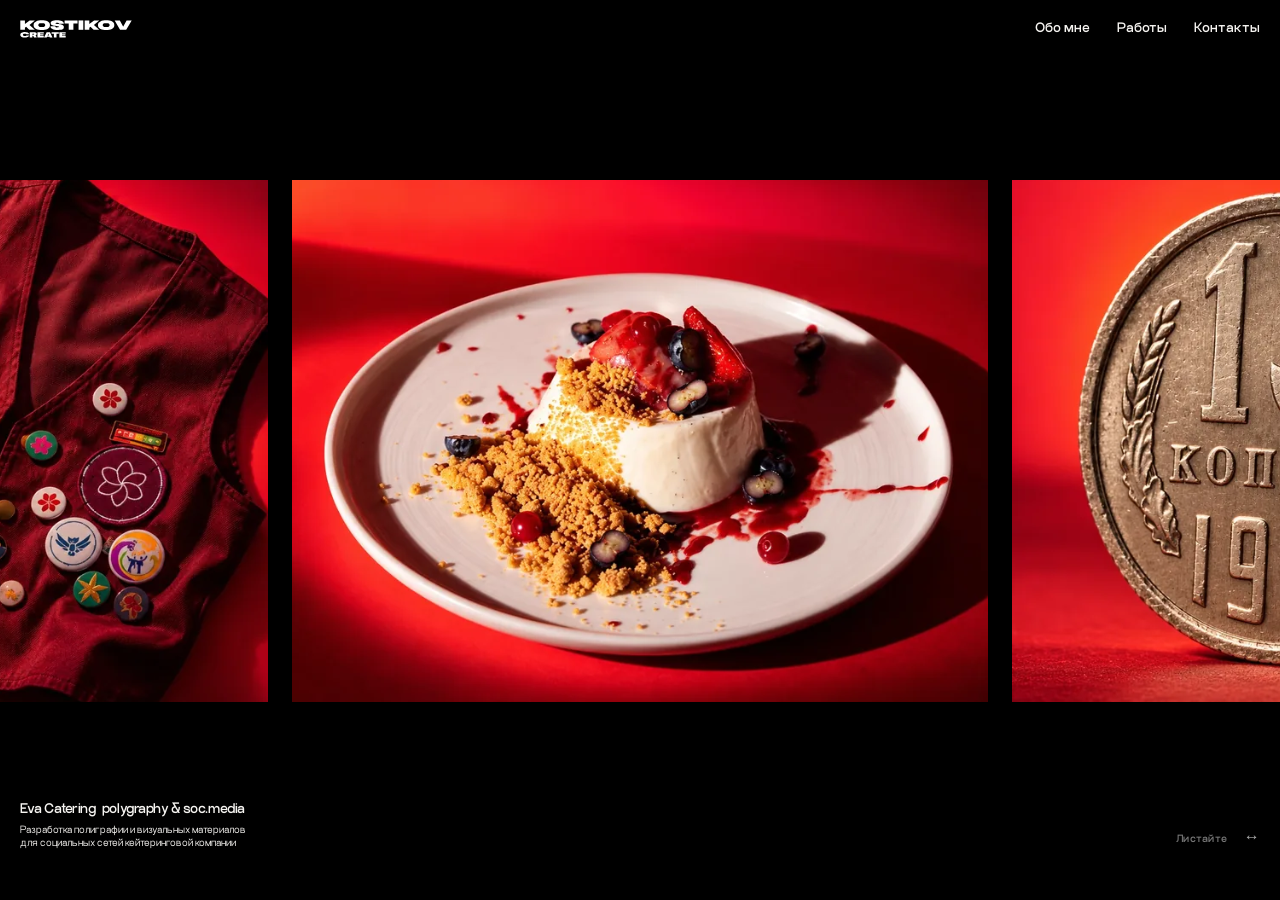
<file: index.html>
<!doctype html>
<html lang="ru">
<head>
  <meta charset="UTF-8">
  <meta name="viewport" content="width=device-width, initial-scale=1, viewport-fit=cover">
  <meta name="theme-color" content="#000000">
  <meta name="description" content="Костиков Александр — графический дизайнер, арт-директор, организатор событий и AI-продакшена. Остаемся на связи">
  <title>Александр Костиков — дизайн, события и AI-продакшн | KOSTIKOV CREATE</title>
  <!-- SEO START -->
  
  <meta property="og:type" content="website">
  <meta property="og:site_name" content="KOSTIKOV CREATE">
  <meta property="og:locale" content="ru_RU">
  <meta property="og:title" content="Александр Костиков — дизайн, события и AI-продакшн | KOSTIKOV CREATE">
  <meta property="og:description" content="Костиков Александр — графический дизайнер, арт-директор, организатор событий и AI-продакшена. Остаемся на связи">
  
  <meta name="twitter:card" content="summary_large_image">
  
  <!-- SEO END -->
  <link rel="preload" href="/assets/work-cyr-bold.woff?v=2" as="font" type="font/woff" crossorigin>
  <link rel="preload" href="/assets/work-cyr-regular.woff?v=2" as="font" type="font/woff" crossorigin>
  <link rel="preload" href="/assets/covers/eva-960.webp" as="image" imagesrcset="/assets/covers/eva-480.webp 480w, /assets/covers/eva-960.webp 960w, /assets/covers/eva-1448.webp 1448w" imagesizes="(max-width:700px) 104vw, 96.67vh" fetchpriority="high">
  <link rel="icon" href="/favicon.ico?v=39" sizes="16x16 32x32 48x48">
  <link rel="icon" href="/assets/favicon.svg?v=39" type="image/svg+xml">
  <link rel="icon" href="/assets/favicon-48.png?v=39" type="image/png" sizes="48x48">
  <link rel="apple-touch-icon" href="/assets/favicon-180.png?v=39">
  <link rel="stylesheet" href="/style.css?v=16">
  <link rel="stylesheet" href="/rap-case.css?v=36">
  <script src="/app.js?v=41" type="module"></script>
</head>
<body>
  <header class="header">
    <a class="logo" href="/" aria-label="Kostikov Create — на главную"><img src="/assets/logo.svg" width="405" height="65" alt="KOSTIKOV CREATE"></a>
    <nav aria-label="Основная навигация">
      <a class="nav-link" href="/resume"><span class="arrow" aria-hidden="true"><svg viewBox="0 0 16 16" focusable="false"><path d="M3 13 13 3M3 3h10v10"/></svg></span><span class="label"><span>Обо мне</span><span aria-hidden="true">Обо мне</span></span></a>
      <a class="nav-link" href="/works"><span class="arrow" aria-hidden="true"><svg viewBox="0 0 16 16" focusable="false"><path d="M3 13 13 3M3 3h10v10"/></svg></span><span class="label"><span>Работы</span><span aria-hidden="true">Работы</span></span></a>
    <a class="nav-link" href="/contacts"><span class="arrow" aria-hidden="true"><svg viewBox="0 0 16 16" focusable="false"><path d="M3 13 13 3M3 3h10v10"/></svg></span><span class="label"><span>Контакты</span><span aria-hidden="true">Контакты</span></span></a>
    </nav>
  </header>
  <main id="main"></main>
  <div id="transition" aria-hidden="true"></div>
  <noscript><section class="noscript"><h1>Александр Костиков — дизайн, события и AI-продакшн</h1><p>Костиков Александр — графический дизайнер, арт-директор, организатор событий и AI-продакшена. Остаемся на связи</p><p>Для анимации и просмотра медиаматериалов включите JavaScript.</p><nav><a href="/">Александр Костиков — дизайн, события и AI-продакшн</a> <a href="/works">Работы — Александр Костиков</a> <a href="/resume">Обо мне — Александр Костиков</a> <a href="/contacts">Контакты — Александр Костиков</a> <a href="/projects/bonch">Bonch — дизайн и организация событий</a> <a href="/projects/eva">Eva Catering — графический дизайн</a> <a href="/projects/museum">МСИА — концепция сувенирного бренда</a> <a href="/projects/rap">The Cult R.A.P. — AI-артисты и выставка</a> <a href="/projects/amkal">Амкал — авторская концепция футбольной формы</a></nav></section></noscript>
</body>
</html>
</file>
<file: style.css>
@font-face{font-family:WorkSans;src:url('/assets/work-cyr-regular.woff?v=2') format('woff');font-weight:400;font-style:normal;font-display:swap}
@font-face{font-family:WorkSans;src:url('/assets/work-cyr-medium.woff?v=2') format('woff');font-weight:500;font-style:normal;font-display:swap}
@font-face{font-family:WorkSans;src:url('/assets/work-cyr-semibold.woff?v=2') format('woff');font-weight:600;font-style:normal;font-display:swap}
@font-face{font-family:WorkSans;src:url('/assets/work-cyr-bold.woff?v=2') format('woff');font-weight:700;font-style:normal;font-display:swap}
@font-face{font-family:WorkSans;src:url('/assets/work-cyr-black.woff?v=2') format('woff');font-weight:900;font-style:normal;font-display:swap}
:root{--red:#ff332f;--ink:#000;--paper:#f6f4f1;--margin:clamp(20px,1.4vw,40px);--gap:clamp(20px,1.6vw,48px);--card-h:58vh;--card-w:calc(var(--card-h)*1.333333);color-scheme:dark}
*{box-sizing:border-box}html,body{margin:0;width:100%;height:100%;overflow:hidden;background:var(--ink);color:var(--paper)}body{font-family:WorkSans,Arial,sans-serif;font-style:normal;-webkit-font-smoothing:antialiased}a{color:inherit;text-decoration:none}button{font:inherit;color:inherit}button,a{-webkit-tap-highlight-color:transparent}a:focus-visible,button:focus-visible{outline:1px solid var(--red);outline-offset:8px}::selection{background:var(--red);color:white}
.header{position:fixed;inset:0 0 auto;z-index:30;display:flex;justify-content:space-between;align-items:flex-start;padding:var(--margin);pointer-events:none}.header a{pointer-events:auto}.logo{display:block;width:clamp(112px,7.1vw,180px);transition:opacity .25s}.logo:hover{opacity:.7}.logo img{display:block;width:100%;height:auto}.header nav{display:flex;gap:clamp(24px,2.1vw,52px)}.nav-link{font-family:WorkSans,Arial,sans-serif;font-style:normal;font-size:clamp(13px,.97vw,20px);font-weight:700;position:relative;display:flex;align-items:center;padding:0;transition:color .3s}.nav-link .label{height:1.3em;display:block;overflow:hidden;position:relative}.nav-link .label span{display:block;line-height:1.3;transition:transform .48s cubic-bezier(.2,.75,.25,1)}.nav-link .arrow{position:absolute;left:-1.25em;width:1em;height:1em;display:block;opacity:0;transform:translate(-7px,6px);transition:opacity .3s,transform .45s}.nav-link:hover,.nav-link:focus-visible{color:var(--red)}.nav-link:hover .label span,.nav-link:focus-visible .label span{transform:translateY(-100%)}.nav-link:hover .arrow,.nav-link:focus-visible .arrow{opacity:1;transform:translate(0,0)}
#main{position:relative;height:100%;width:100%;isolation:isolate}.gallery{position:absolute;inset:0;overflow:hidden;touch-action:pan-y;user-select:none}.gallery-track{position:absolute;top:20vh;left:0;height:var(--card-h);width:100%;z-index:2;perspective:1300px}.card{position:absolute;top:0;left:0;width:var(--card-w);height:var(--card-h);display:block;will-change:transform;transform-style:preserve-3d;outline-offset:6px;cursor:pointer}.card-inner{display:block;position:relative;height:100%;width:100%;overflow:hidden;will-change:transform}.card img{display:block;width:125%;height:100%;object-fit:cover;position:absolute;left:-12.5%;top:0;will-change:transform}.gallery.is-gl .card img{opacity:0}.gallery-gl{position:absolute;inset:0;width:100%;height:100%;pointer-events:none;z-index:3}.caption{position:fixed;left:var(--margin);bottom:5.7vh;z-index:8;max-width:min(650px,calc(100vw - 2*var(--margin)));pointer-events:none}.caption-inner{transition:opacity .19s,transform .32s cubic-bezier(.22,1,.36,1)}.caption-inner.leaving{opacity:0;transform:translateY(10px)}.caption h1{font:700 clamp(13px,1.04vw,23px)/1.35 WorkSans,Arial,sans-serif;margin:0 0 5px;letter-spacing:-.035em}.caption p{font:400 clamp(10.5px,.78vw,16px)/1.45 WorkSans,Arial,sans-serif;margin:0;max-width:550px;white-space:pre-line}.scroll-note{position:fixed;right:var(--margin);bottom:5.9vh;font:700 10px/1.4 WorkSans,Arial,sans-serif;font-style:normal;color:#777;letter-spacing:.03em;z-index:8;transition:opacity .7s}.scroll-note.gone{opacity:0;pointer-events:none}.scroll-note span{display:inline-block;margin-left:14px;font-size:16px;color:#aaa}.sr-only{position:absolute;width:1px;height:1px;padding:0;margin:-1px;overflow:hidden;clip:rect(0,0,0,0);white-space:nowrap;border:0}
#transition{position:fixed;inset:0;background:#080808;z-index:26;transform:translateY(101%);pointer-events:none;transition:transform .42s cubic-bezier(.76,0,.24,1)}#transition.cover{transform:translateY(0)}#transition.exit{transform:translateY(-101%)}
.inside{height:100%;padding:17vh var(--margin) 6vh;overflow-x:auto;overflow-y:hidden;display:flex;gap:7vw;align-items:center;scrollbar-width:thin;scrollbar-color:#333 #000}.page-intro{flex:0 0 24vw;min-width:240px;align-self:center}.page-intro h1{font:700 clamp(40px,5vw,95px)/1.05 WorkSans,Arial,sans-serif;margin:0 0 22px;letter-spacing:-.055em;font-style:normal}.page-intro p{font:400 18px/1.45 WorkSans,Arial,sans-serif;max-width:330px;color:#b1b1b1}.back,.archive-link{display:inline-block;font:700 12px/1.5 WorkSans,Arial,sans-serif;font-style:normal;margin-top:22px;transition:color .25s}.back:hover,.archive-link:hover{color:var(--red)}.work-tile{flex:0 0 43vw;min-width:300px;max-width:760px;display:block}.work-tile img{width:100%;aspect-ratio:4/3;object-fit:cover;display:block;transition:transform .5s cubic-bezier(.22,1,.36,1)}.work-tile figure{margin:0;overflow:hidden}.work-tile:hover img{transform:scale(1.035)}.work-tile h2{font:700 17px/1.4 WorkSans,Arial,sans-serif;font-style:normal;margin:18px 0 8px}.work-tile p{font:400 15px/1.4 WorkSans,Arial,sans-serif;max-width:500px;color:#bbb;white-space:pre-line}.project-hero{flex:0 0 58vw}.project-hero img{width:100%;display:block;aspect-ratio:4/3;object-fit:cover}.project-copy{flex:0 0 33vw;min-width:320px}.project-copy h1{font:700 clamp(24px,2.4vw,48px)/1.25 WorkSans,Arial,sans-serif;font-style:normal;letter-spacing:-.035em}.project-copy p{font:400 20px/1.5 WorkSans,Arial,sans-serif;white-space:pre-line}.pending{font-size:14px!important;color:#888}.empty{min-width:65vw}.noscript{margin:150px 30px}
@media(min-aspect-ratio:21/9){:root{--card-h:60vh}.gallery-track{top:20vh}}
@media(max-width:700px){:root{--margin:20px;--gap:18px;--card-w:83vw;--card-h:62.25vw}.header{padding:var(--margin)}.logo{width:115px}.header nav{gap:25px}.nav-link{font-size:12px}.gallery-track{top:calc(46vh - var(--card-h)/2)}.caption{top:calc(46vh + var(--card-h)/2 + 24px);bottom:auto;right:var(--margin);max-width:calc(100vw - 40px)}.caption h1{font-size:clamp(11px,3vw,13px);line-height:1.38;margin-bottom:7px;text-wrap:balance}.caption p{font-size:clamp(10px,2.8vw,12px);line-height:1.45;max-width:100%;white-space:normal;text-wrap:balance;overflow-wrap:normal}.scroll-note{bottom:4vh;right:20px;font-size:8px}.inside{padding-top:20vh;gap:30px;align-items:center}.page-intro{flex-basis:72vw;min-width:0}.page-intro h1{font-size:42px}.work-tile{flex-basis:82vw;min-width:0}.work-tile h2{font-size:13px}.project-hero{flex-basis:85vw}.project-copy{flex-basis:85vw;min-width:0}.project-copy h1{font-size:24px}.project-copy p{font-size:17px}}
@media(prefers-reduced-motion:reduce){*,*:before,*:after{transition-duration:.01ms!important;animation-duration:.01ms!important}}

.nav-link .arrow svg{display:block;width:100%;height:100%;fill:none;stroke:currentColor;stroke-width:1.5;stroke-linecap:square;stroke-linejoin:miter}.header nav{transform:translateY(-1px)}
@media(max-width:700px) and (max-height:500px){.caption{top:calc(46vh + var(--card-h)/2 + 14px)}.caption h1{font-size:11px;margin-bottom:4px}.caption p{font-size:10px;line-height:1.3}.scroll-note{display:none}}

/* Compact descriptions; project name and discipline use a typographic en space. */
.caption p,.work-tile p,.project-copy p{line-height:1.22}

/* The work index is a single-screen list; the approved home gallery is unchanged. */
.works-page{height:100%;padding:15vh var(--margin) 5.7vh;display:flex;flex-direction:column;overflow:hidden}
.works-page>h1{margin:0 0 4vh;font-size:clamp(28px,3.2vw,60px);line-height:1.05;letter-spacing:-.045em;font-weight:700}
.works-table{display:flex;flex-direction:column;flex:1;min-height:0;max-height:58vh}
.works-head,.work-row{display:grid;grid-template-columns:29% 23% 42% 6%;align-items:center;column-gap:0}
.works-head{flex:none;padding-bottom:16px;color:#777;font-size:clamp(10px,.72vw,14px);font-weight:400}
.works-head>span:last-child{text-align:right}
.works-list{padding:0;margin:0;list-style:none;display:flex;flex-direction:column;flex:1;min-height:0;border-bottom:1px solid #303030}
.works-list>li{display:flex;flex:1;min-height:0;border-top:1px solid #303030}
.work-row{width:100%;height:100%;position:relative;outline-offset:-5px!important}
.work-row h2{margin:0;padding-right:20px;font-size:clamp(18px,2.15vw,40px);line-height:1.1;font-weight:500;letter-spacing:-.045em;transition:transform .4s cubic-bezier(.22,1,.36,1),color .3s}
.work-sphere,.work-role,.work-year{font-size:clamp(11px,.95vw,18px);line-height:1.3;color:#b9b9b9;padding-right:24px;transition:color .3s}
.work-role{max-width:560px;text-wrap:pretty}
.work-year{padding-right:0;text-align:right;font-variant-numeric:tabular-nums}
.work-row:hover h2{transform:translateX(8px);color:var(--red)}
.work-row:focus-visible h2{color:var(--red)}
.works-footer{display:flex;align-items:center;justify-content:space-between;margin-top:auto;padding-top:3.4vh;flex:none}
.works-footer .nav-link{font-size:clamp(13px,.97vw,20px)}
.works-archive{margin-left:0}
.works-back .arrow{transform:translate(7px,-6px)}
.works-back .arrow svg{transform:rotate(180deg)}
 .work-preview{position:fixed;left:0;top:0;width:clamp(250px,26vw,420px);aspect-ratio:4/3;z-index:20;pointer-events:none;opacity:0;visibility:hidden;transition:opacity .3s,visibility .3s;will-change:transform}
.work-preview-covers{position:absolute;inset:0;overflow:hidden;transform:scale(.88);transition:transform .5s cubic-bezier(.34,1,.64,1)}
.work-preview.is-visible{opacity:1;visibility:visible}
.work-preview.is-visible .work-preview-covers{transform:scale(1)}
.work-preview-tape{width:100%;height:500%;display:flex;flex-direction:column;will-change:transform;transition:transform .55s cubic-bezier(.65,0,.35,1)}
.work-preview img{display:block;flex:0 0 20%;height:20%;width:100%;object-fit:cover}
.work-preview-badge{position:fixed;left:0;top:0;width:clamp(88px,7.2vw,112px);aspect-ratio:1;z-index:21;pointer-events:none;will-change:transform;visibility:hidden;transition:visibility .4s}
.work-preview-circle{position:absolute;inset:0;border-radius:50%;background:var(--red);color:#fff;display:grid;place-items:center;transform:scale(0);transition:transform .4s cubic-bezier(.34,1,.64,1)}
.work-preview-badge.is-visible{visibility:visible}
.work-preview-badge.is-visible .work-preview-circle{transform:scale(1)}
.work-preview-circle span{font-size:clamp(11px,.9vw,15px);font-weight:500;line-height:1;will-change:transform}
.works-list{user-select:none}
@media(max-width:700px){
 .works-page{padding-top:max(92px,13vh);padding-bottom:5.7vh}
 .works-page>h1{font-size:30px;margin-bottom:3vh}
 .works-table{max-height:none}
 .works-head{grid-template-columns:1fr auto;font-size:10px;padding-bottom:12px}
 .works-head>span:nth-child(2),.works-head>span:nth-child(3){display:none}
 .work-row{grid-template-columns:1fr 42px;grid-template-rows:auto auto auto;align-content:center;row-gap:4px;padding:7px 0}
 .work-row h2{font-size:19px;grid-column:1;grid-row:1;padding-right:0;letter-spacing:-.035em}
 .work-year{grid-column:2;grid-row:1;font-size:11px;align-self:center}
 .work-sphere{grid-column:1/-1;grid-row:2;font-size:10px;color:#888;padding-right:0}
 .work-role{grid-column:1/-1;grid-row:3;font-size:11px;line-height:1.25;padding-right:0;max-width:100%}
 .works-footer{padding-top:3vh}
 .works-footer .nav-link{font-size:12px}
 .work-preview,.work-preview-badge{display:none}
 .work-row:hover h2{transform:none}
}
@media(max-width:700px) and (max-height:650px){
 .works-page{padding-top:78px;padding-bottom:25px}
 .works-page>h1{font-size:25px;margin-bottom:18px}
 .works-head{padding-bottom:8px;font-size:9px}
 .work-row{row-gap:3px;padding:5px 0}
 .work-row h2{font-size:16px}
 .work-sphere{font-size:9px}
 .work-role{font-size:10px;line-height:1.18}
 .work-year{font-size:10px}
 .works-footer{padding-top:18px}
}
@media(min-width:701px) and (max-height:600px){.works-page{padding-top:16vh;padding-bottom:5vh}.works-page>h1{font-size:26px;margin-bottom:3vh}.works-table{max-height:none}.works-head{padding-bottom:8px}.work-row h2{font-size:20px}.work-sphere,.work-role,.work-year{font-size:11px}.works-footer{padding-top:3vh}}

/* About follows the supplied six-part horizontal layout. */
.cv-page{height:100%;position:relative}
.cv-scroll{height:100%;width:100%;overflow-x:auto;overflow-y:hidden;touch-action:pan-x;overscroll-behavior:none;scrollbar-width:none;outline:none}
.cv-scroll::-webkit-scrollbar{display:none}
.cv-track{height:100%;width:100%;display:flex}
.cv-panel{height:100%;flex:0 0 100%;min-width:0;position:relative;overflow:hidden}
.cv-panel h1,.cv-panel h2,.cv-panel h3,.cv-panel p{margin:0}
.cv-layout{position:absolute;inset:15vh 22vw 15vh var(--margin);display:grid;grid-template-columns:21vw minmax(0,1fr);gap:2vw;align-items:center}
.cv-section-title{font-size:clamp(25px,2.5vw,50px);font-weight:700;line-height:1.05;letter-spacing:-.025em;color:var(--red)}
.cv-education .cv-layout{grid-template-columns:26vw minmax(0,1fr)}
.cv-hero-art{position:absolute;left:var(--margin);top:50%;width:78vw;transform:translateY(-50%)}
.cv-name-art{position:relative;display:flex;flex-direction:column;gap:.8vh;isolation:isolate}
.cv-name-word{width:100%;position:relative;pointer-events:none}
.cv-name-first{aspect-ratio:3700/400}
.cv-name-last{aspect-ratio:4450/600}
.cv-name-material{position:absolute;inset:0;width:100%;height:100%;display:block;pointer-events:none}
.cv-hero-portrait{position:absolute;width:18%;height:auto;right:10%;top:-9%;z-index:2;pointer-events:none;filter:drop-shadow(7px 10px 5px rgba(0,0,0,.8));opacity:0;transform:translateY(20px);transition:opacity 1s,transform 1.2s cubic-bezier(.22,1,.36,1)}
.cv-ready .cv-hero-portrait{opacity:1;transform:translateY(0)}
.cv-intro-copy{position:absolute;left:var(--margin);bottom:5.7vh;color:#bbb;font-size:clamp(10.5px,.78vw,16px);line-height:1.22;max-width:430px;opacity:0;transition:opacity 1.2s .15s}
.cv-ready .cv-intro-copy{opacity:1}
.cv-section-nav{position:absolute;right:6.5vw;top:50%;transform:translateY(-50%);z-index:8;display:flex;flex-direction:column;gap:11px;min-width:130px}
.cv-section-nav button{padding:2px 0;background:none;border:0;display:flex;gap:14px;align-items:center;font-size:clamp(11px,.85vw,17px);line-height:1.2;color:#ddd;font-weight:400;text-align:left;cursor:pointer;transition:color .3s}
.cv-section-nav button>span:first-child{font-variant-numeric:tabular-nums;font-size:.85em;min-width:15px}
.cv-section-nav button:hover,.cv-section-nav button[aria-current=step]{color:var(--red)}
.cv-counter{position:absolute;right:var(--margin);bottom:5.7vh;z-index:8;font-size:clamp(10px,.75vw,15px);font-weight:400;font-variant-numeric:tabular-nums;color:#777}
.cv-counter>span:first-child{color:var(--red)}
.cv-edu-row{padding:23px 0;border-bottom:1px solid #333}
.cv-edu-row:last-child{border:0}
.cv-edu-meta{display:flex;justify-content:space-between;gap:24px;color:#888;font-size:clamp(11px,.85vw,17px);line-height:1.25;margin-bottom:12px}
.cv-edu-row>p{font-size:clamp(12px,.95vw,19px);line-height:1.3;color:#888;margin-bottom:15px}
.cv-edu-row h3{font-size:clamp(17px,1.45vw,29px);line-height:1.16;font-weight:700;letter-spacing:-.015em}
.cv-job{padding:23px 0;border-bottom:1px solid #333}
.cv-job:first-child{padding-top:0}.cv-job:last-child{padding-bottom:0;border:0}
.cv-job-top{display:flex;gap:10px 15px;align-items:baseline}
.cv-job h3{font-size:clamp(16px,1.37vw,27px);line-height:1.15;letter-spacing:-.015em;font-weight:700}
.cv-job-role{font-size:clamp(10px,.78vw,16px);line-height:1.2;color:#ddd;flex:1;min-width:75px}
.cv-job-top time{font-size:clamp(10px,.78vw,16px);line-height:1.2;color:#888;white-space:nowrap;margin-left:auto;font-variant-numeric:tabular-nums}
.cv-job-description{font-size:clamp(11px,.87vw,18px);line-height:1.25;color:#888;white-space:pre-line;margin-top:13px!important}
.cv-clients>.cv-section-title{position:absolute;left:var(--margin);top:50%;margin:0;}
.cv-client-window{position:absolute;left:50%;top:0;bottom:0;width:23vw;transform:translateX(-50%);overflow:hidden;mask-image:linear-gradient(to bottom,transparent,#000 8%,#000 92%,transparent);-webkit-mask-image:linear-gradient(to bottom,transparent,#000 8%,#000 92%,transparent)}
.cv-client-film{animation:cv-film-down 42s linear infinite;will-change:transform}
.cv-client-copy{display:flex;flex-direction:column;gap:40px;padding:20px 0}
.cv-client-logo{flex:0 0 clamp(120px,18vh,180px);height:clamp(120px,18vh,180px);min-height:0;min-width:0;padding:24px 12px;display:flex;align-items:center;justify-content:center;overflow:hidden}
.cv-client-logo img{display:block;width:100%;height:100%;max-height:100%;max-width:280px;object-fit:contain;flex:none}
.cv-client-logo:nth-child(8) img{max-width:130px}
@keyframes cv-film-down{from{transform:translateY(-50%)}to{transform:translateY(0)}}
.cv-skills .cv-layout{grid-template-columns:17vw minmax(0,1fr);right:23vw}
.cv-skill-columns{display:grid;grid-template-columns:repeat(3,minmax(0,1fr));gap:3vw}
.cv-skill-columns h3,.cv-tools h3{font-size:clamp(15px,1.4vw,27px);line-height:1.2;font-weight:700;letter-spacing:-.02em}
.cv-skill-columns ul{list-style:none;margin:16px 0 0;padding:0;color:#888;font-size:clamp(11px,.88vw,18px);line-height:1.25}
.cv-tools{border-top:1px solid #444;margin-top:24px;padding-top:22px;display:grid;grid-template-columns:36% 1fr;gap:10px}
.cv-tools ul{list-style:none;padding:0;margin:0;display:flex;gap:12px 24px;align-items:baseline;flex-wrap:wrap;font-size:clamp(10px,.8vw,16px);line-height:1.2;color:#888}
.cv-contact-content{position:absolute;left:32vw;top:50%;transform:translateY(-50%)}
.cv-contact-heading{display:flex;align-items:center;gap:17px}
.cv-contact-heading h2{font-size:clamp(25px,2.5vw,46px);line-height:1.1;font-weight:700;letter-spacing:-.02em}
.cv-contact-actions{display:flex;gap:34px;margin-top:20px}
.cv-contact-button{border:0;background:none;font-size:clamp(12px,.95vw,19px);font-weight:400;cursor:pointer}
.cv-rocket{display:block;width:46px;height:46px;flex:none;overflow:visible}
.cv-rocket-body{animation:cv-rocket-float 3.5s ease-in-out infinite;transform-origin:50% 50%}
.cv-rocket-line,.cv-rocket-accent,.cv-rocket-flame,.cv-rocket-spark{fill:none;stroke:#fff;stroke-width:3.5;stroke-linecap:round;stroke-linejoin:round}
.cv-rocket-accent{stroke:var(--red);stroke-dasharray:19 81;animation:cv-rocket-trace 3.2s linear infinite}
.cv-rocket-flame{stroke:var(--red);transform-origin:30px 70px;animation:cv-rocket-fire .65s ease-in-out infinite alternate}
.cv-rocket-spark{stroke:var(--red);stroke-width:2.8;stroke-dasharray:5 19;animation:cv-rocket-sparks 1.1s linear infinite}
@keyframes cv-rocket-float{0%,100%{transform:translate(0,0) rotate(0)}50%{transform:translate(2px,-2px) rotate(2deg)}}
@keyframes cv-rocket-trace{to{stroke-dashoffset:-100}}
@keyframes cv-rocket-fire{to{transform:scale(.78);opacity:.65}}
@keyframes cv-rocket-sparks{to{stroke-dashoffset:24}}
@media(max-width:1100px) and (min-width:701px){.cv-section-nav{right:3vw;min-width:116px}.cv-layout{right:21vw;grid-template-columns:18vw minmax(0,1fr)}.cv-education .cv-layout{grid-template-columns:23vw minmax(0,1fr)}.cv-job-top{flex-wrap:wrap}.cv-job-role{order:3;flex-basis:100%}.cv-job-top time{order:2}.cv-job{padding:18px 0}.cv-job-description{margin-top:10px!important}.cv-skills .cv-layout{right:20vw;grid-template-columns:16vw minmax(0,1fr)}.cv-skill-columns{gap:2vw}.cv-tools{grid-template-columns:1fr;gap:15px}.cv-contact-content{left:25vw}.cv-contact-heading h2{font-size:29px}}
@media(max-width:700px){
 .cv-section-nav{right:10px;min-width:0;gap:3px}
 .cv-section-nav button{width:32px;height:32px;justify-content:center;padding:0;font-size:11px;gap:0}
 .cv-section-nav button>span:first-child{font-size:10px;min-width:0}
 .cv-section-nav button>span:last-child{position:absolute;width:1px;height:1px;clip-path:inset(50%);overflow:hidden}
 .cv-hero-art{width:calc(100vw - 75px);top:55%}
 .cv-name-art{gap:5px}
 .cv-hero-portrait{width:18%;right:10%;top:-9%;bottom:auto}
 .cv-intro-copy{font-size:10px;bottom:10vh;right:65px;max-width:270px}
 .cv-intro-copy br{display:none}
 .cv-counter{bottom:4vh;font-size:10px}
 .cv-layout,.cv-education .cv-layout,.cv-skills .cv-layout{inset:100px 62px 90px var(--margin);display:flex;flex-direction:column;align-items:stretch;justify-content:center;gap:27px}
 .cv-section-title{font-size:27px}
 .cv-edu-row{padding:20px 0}
 .cv-edu-meta{font-size:10px;margin-bottom:11px;gap:10px}
 .cv-edu-row>p{font-size:11px;line-height:1.3;margin-bottom:12px}
 .cv-edu-row h3{font-size:19px;line-height:1.14}
 .cv-job{padding:16px 0}
 .cv-job-top{display:grid;grid-template-columns:minmax(0,1fr) auto;gap:6px 8px;align-items:start}
 .cv-job h3{font-size:14px;grid-column:1;grid-row:1}
 .cv-job-top time{font-size:9px;grid-column:2;grid-row:1;padding-top:2px}
 .cv-job-role{font-size:10px;grid-column:1/-1;grid-row:2}
 .cv-job-description{font-size:10.5px;line-height:1.24;white-space:normal;margin-top:8px!important}
 .cv-clients>.cv-section-title{left:var(--margin);top:110px}
 .cv-client-window{left:calc(50% - 12px);top:175px;bottom:65px;width:40vw}
 .cv-client-copy{gap:28px;padding:14px 0}.cv-client-logo{flex-basis:110px;height:110px;padding:16px 2px}
 .cv-client-logo:nth-child(8) img{max-width:70px}
 .cv-skill-columns{display:flex;flex-direction:column;gap:22px}
 .cv-skill-columns h3,.cv-tools h3{font-size:15px;line-height:1.15}
 .cv-skill-columns ul{font-size:11px;line-height:1.35;margin-top:9px}
 .cv-skill-columns li{display:inline}
 .cv-skill-columns li:not(:last-child):after{content:' / ';color:#555}
 .cv-tools{grid-template-columns:1fr;gap:14px;margin-top:22px;padding-top:16px}
 .cv-tools ul{font-size:10px;gap:10px 17px}
 .cv-contact-content{left:var(--margin);right:60px}
 .cv-contact-heading{gap:10px;align-items:center}
 .cv-contact-heading h2{font-size:25px;line-height:1.13}
 .cv-rocket{width:38px;height:38px}
 .cv-contact-actions{gap:22px;flex-wrap:wrap;margin-top:24px}
 .cv-contact-button{font-size:12px}
}
@media(max-width:700px) and (max-height:650px){
 .cv-layout,.cv-education .cv-layout,.cv-skills .cv-layout{inset:82px 58px 65px var(--margin);gap:18px}
 .cv-section-title{font-size:24px}
 .cv-experience .cv-layout{gap:16px}
 .cv-job{padding:10px 0}
 .cv-job-top{gap:5px 7px}
 .cv-job h3{font-size:12px}
 .cv-job-role{font-size:9px;line-height:1.15}
 .cv-job-top time{font-size:8px}
 .cv-job-description{font-size:9.5px;line-height:1.2;margin-top:6px!important}
 .cv-edu-row{padding:16px 0}.cv-edu-row h3{font-size:17px}.cv-edu-row>p{font-size:10px}.cv-edu-meta{font-size:9px}
 .cv-skill-columns{gap:14px}.cv-skill-columns h3,.cv-tools h3{font-size:13px}.cv-skill-columns ul{font-size:10px;line-height:1.3;margin-top:7px}.cv-tools{margin-top:17px;padding-top:12px;gap:10px}.cv-tools ul{font-size:9px;gap:7px 12px}
 .cv-intro-copy{font-size:9px;bottom:10vh}
 .cv-clients>.cv-section-title{top:90px}.cv-client-window{top:140px;bottom:55px}.cv-client-logo{flex-basis:95px;height:95px;padding:16px 2px}
 .cv-contact-heading h2{font-size:22px}.cv-contact-actions{gap:20px}.cv-contact-button{font-size:11px}
}
@media(min-width:701px) and (max-height:650px){.cv-layout{inset-block:16vh 15vh}.cv-job{padding:13px 0}.cv-job-description{margin-top:9px!important}.cv-job h3{font-size:16px}.cv-job-role,.cv-job-top time{font-size:10px}.cv-job-description{font-size:11px}.cv-section-title{font-size:28px}.cv-edu-row{padding:19px 0}.cv-edu-row h3{font-size:19px}.cv-edu-row>p{font-size:12px}.cv-edu-meta{font-size:10px}.cv-skill-columns h3,.cv-tools h3{font-size:16px}.cv-skill-columns ul{font-size:11px}.cv-tools{margin-top:20px;padding-top:16px}}
@media(prefers-reduced-motion:reduce){.cv-client-film,.cv-rocket-body,.cv-rocket-accent,.cv-rocket-flame,.cv-rocket-spark{animation:none!important}.cv-client-film{transform:none}.cv-client-copy{display:grid;grid-template-columns:repeat(2,minmax(0,1fr))}.cv-client-copy[aria-hidden=true]{display:none}.cv-client-logo{height:15vh;padding:20px 10px}.cv-client-window{width:35vw;display:grid;align-items:center}}
@media(max-width:700px) and (prefers-reduced-motion:reduce){.cv-client-window{width:calc(100vw - 120px)}}

/* Stable reading text: no negative tracking, no fractional resting translation. */
.cv-page{letter-spacing:0;word-spacing:.06em;font-kerning:normal;font-variant-ligatures:none;text-size-adjust:100%;-webkit-text-size-adjust:100%}
.cv-panel h2,.cv-panel h3{letter-spacing:0}
.cv-job-top{column-gap:22px}
.cv-job-description,.cv-edu-row>p{text-wrap:pretty;overflow-wrap:normal;word-break:normal}.cv-edu-row>p{white-space:normal}.cv-job-description{white-space:pre-line;max-width:64ch}.cv-jobs{min-width:0}.cv-job-top{flex-wrap:wrap}.cv-job h3{max-width:100%}
.cv-job h3,.cv-edu-row h3,.cv-skill-columns h3{text-wrap:balance}
.cv-job-top time{word-spacing:0}
@media(max-width:700px){
 .cv-page{--cv-heading:16px;--cv-body:11px;--cv-meta:10px}
 .cv-section-title{font-size:27px;line-height:1.15}
 .cv-edu-row h3,.cv-job h3,.cv-skill-columns h3,.cv-tools h3{font-size:var(--cv-heading);line-height:1.2;font-weight:700}
 .cv-job-description,.cv-edu-row>p,.cv-skill-columns ul,.cv-tools ul{font-size:var(--cv-body);line-height:1.35}
 .cv-edu-meta,.cv-job-role,.cv-job-top time{font-size:var(--cv-meta);line-height:1.3}
 .cv-job-top{display:flex;flex-wrap:wrap;gap:5px 12px}
 .cv-job h3{flex:0 0 100%;text-wrap:pretty}
 .cv-job-role{order:2;flex:1;min-width:0;text-wrap:balance}
 .cv-job-top time{order:3;padding:0;margin-left:auto}
 .cv-job-description{margin-top:7px!important;white-space:normal;max-width:100%}
 .cv-job{padding:13px 0}
 .cv-layout,.cv-education .cv-layout,.cv-skills .cv-layout{gap:24px}
 .cv-edu-row>p{margin-bottom:11px}
 .cv-client-window{width:42vw}
}
@media(max-width:700px) and (max-height:650px){
 .cv-page{--cv-heading:13px;--cv-body:10px;--cv-meta:9px}
 .cv-section-title{font-size:24px}
 .cv-layout,.cv-education .cv-layout,.cv-skills .cv-layout{gap:18px}
 .cv-job{padding:9px 0}
 .cv-job-top{gap:4px 9px}
 .cv-job-description{margin-top:6px!important}
}
@media(prefers-reduced-motion:reduce){.cv-client-copy{gap:0;padding:0}.cv-client-logo{height:15vh;min-height:0}}


@media(max-width:700px){.cv-hero-portrait{filter:drop-shadow(2px 3px 2px rgba(0,0,0,.85))}}

/* Explicit editorial line breaks, shared column tracks, and an opaque nav rail. */
.cv-intro-copy{max-width:480px}
.cv-intro-third{display:inline}
.cv-skills-body{min-width:0;width:100%}
@media(min-width:701px){
 .cv-tools{grid-template-columns:repeat(3,minmax(0,1fr));column-gap:3vw}
 .cv-tools h3{grid-column:1}
 .cv-tools ul{grid-column:2/4;align-content:start}
 .cv-page:after{content:'';position:absolute;inset:0 0 0 auto;width:20vw;z-index:7;pointer-events:none;background:linear-gradient(to right,transparent,#000 14%,#000)}
}
@media(min-width:701px) and (max-width:1100px){
 .cv-tools{column-gap:2vw}
 .cv-page:after{width:19vw}
}
@media(max-width:700px){
 .cv-intro-copy br{display:initial}
 .cv-intro-third{display:block}
 .cv-job-description{white-space:pre-line;text-wrap:pretty}
 .cv-skill-columns li.cv-mobile-newline:before{content:'\A';white-space:pre}
}
@media(min-width:1101px){
 .cv-skills-body{display:grid;grid-template-columns:repeat(3,max-content);column-gap:3vw;width:max-content;max-width:100%}
 .cv-skill-columns{grid-column:1/-1;grid-template-columns:subgrid}
 .cv-tools{grid-column:1/-1;grid-template-columns:subgrid}
}

/* Align unlike font sizes by their text baselines. */
@media(min-width:701px){.cv-tools{align-items:baseline}.cv-tools ul{align-self:baseline;align-content:normal}}
.cv-page:not([data-screen="3"]) .cv-client-film,.cv-page:not([data-screen="5"]) .cv-rocket-body,.cv-page:not([data-screen="5"]) .cv-rocket-accent,.cv-page:not([data-screen="5"]) .cv-rocket-flame,.cv-page:not([data-screen="5"]) .cv-rocket-spark{animation-play-state:paused}

/* Expose a fully prepared gallery, avoiding a DOM-to-WebGL crop jump. */
.gallery{opacity:0;transition:opacity .35s ease}.gallery.is-ready{opacity:1}.caption{opacity:0;transition:opacity .3s}.caption.is-ready{opacity:1}
.contacts-page .cv-contact-heading h1{font-size:clamp(25px,2.5vw,46px);line-height:1.1;font-weight:700;letter-spacing:-.02em;margin:0}
.cv-page.is-paused *{animation-play-state:paused!important}
@media(max-width:700px){.header nav{gap:20px}.header .nav-link{font-size:11px}.header .logo{width:100px}.contacts-page .cv-contact-heading h1{font-size:25px}}
@media(max-width:360px){.header nav{gap:14px}.header .nav-link{font-size:10px}.header .logo{width:86px}}
@media(max-width:700px) and (max-height:680px){.contacts-page .cv-contact-heading h1{font-size:22px}}
</file>
<file: rap-case.css>
.rap-case{height:100%;position:relative;--rap-top:max(95px,14vh);--rap-bottom:max(90px,12vh);--rap-radius:clamp(18px,2vw,38px);--rap-space:clamp(24px,2.8vw,54px);--rap-content-h:calc(100dvh - var(--rap-top) - var(--rap-bottom));--rap-media-h:min(64vh,calc(var(--rap-content-h) - 56px));--rap-info-w:calc((100vw - 2 * var(--margin) - 5vw) * .6183206);--rap-copy-gap:4vw}
.rap-scroller{height:100%;width:100%;overflow-x:auto;overflow-y:hidden;touch-action:pan-x;scrollbar-width:none;overscroll-behavior:none;outline:none}
.rap-scroller::-webkit-scrollbar{display:none}
.rap-track{position:relative;display:flex;align-items:center;gap:var(--rap-space);height:100%;width:100%;padding:var(--rap-top) var(--margin) var(--rap-bottom)}
.rap-track:after{content:'';flex:0 0 var(--margin);height:1px;margin-left:calc(-1 * var(--rap-space))}
.rap-panel{position:relative;flex:none;min-width:0;height:var(--rap-media-h);display:flex;align-items:center;overflow:visible}
.rap-panel figure,.rap-panel p,.rap-panel h1,.rap-panel h2{margin:0}
.rap-panel h1,.rap-panel h2{font-size:clamp(27px,2.6vw,50px);font-weight:500;letter-spacing:-.035em;line-height:1.12;margin-bottom:clamp(22px,2.1vw,40px);text-wrap:pretty}
.rap-panel h1 em,.rap-panel h2 em{display:block;font:inherit;color:var(--red)}
.rap-copy{min-width:0}.rap-copy p{text-wrap:pretty;line-height:1.33}
.rap-lead{font-size:clamp(13px,1.13vw,22px);max-width:43ch}
.rap-description{font-size:clamp(11px,.84vw,16px);color:#919191;max-width:53ch;margin-top:clamp(20px,1.8vw,34px)!important}
.rap-intro{width:calc(100vw - 2 * var(--margin));height:var(--rap-content-h);display:grid;grid-template-columns:minmax(0,1.62fr) minmax(0,1fr);column-gap:5vw}
.rap-intro-details,.rap-result-layout{display:grid;grid-template-columns:minmax(0,1.7fr) minmax(0,1fr);gap:var(--rap-copy-gap);align-items:start;width:var(--rap-info-w)}
.rap-meta{min-width:0}.rap-meta dl{display:grid;gap:clamp(16px,1.65vw,32px);margin:0}.rap-meta dt{color:#777;font-size:clamp(10px,.74vw,14px);line-height:1.3;margin-bottom:7px}.rap-meta dd{font-size:clamp(12px,1.05vw,20px);line-height:1.25;margin:0}
.rap-intro-cover{min-width:0}.rap-intro-cover>div{position:relative;aspect-ratio:2500/1775;border-radius:var(--rap-radius);overflow:hidden}
.rap-cover-photo{display:block;position:absolute;inset:0;width:100%;height:100%;object-fit:cover}
.rap-project-logo{position:absolute;width:29%;height:auto;left:50%;top:50%;transform:translate(-50%,-50%)}
.rap-project-label{position:absolute;right:var(--margin);bottom:var(--margin);font-size:clamp(9px,.67vw,13px);line-height:1;letter-spacing:.02em;color:#ddd;z-index:10;pointer-events:none}
.rap-reveal{opacity:0;transform:translateY(16px);transition:opacity .7s,transform .85s cubic-bezier(.22,1,.36,1)}
.rap-in-view .rap-reveal{opacity:1;transform:none}
.rap-image{appearance:none;display:block;position:relative;width:100%;height:100%;padding:0;border:0;background:none;cursor:zoom-in;overflow:hidden;border-radius:inherit;touch-action:pan-y}
.rap-image img{display:block;width:100%;height:100%;object-fit:contain;user-select:none}
.rap-main-video{width:calc(var(--rap-media-h) * 1.7777778)}
.rap-film{display:block;width:100%;height:100%;min-width:0;min-height:0;object-fit:cover;border-radius:var(--rap-radius);background:transparent;outline:none}
.rap-main-film{object-fit:contain;border-radius:0;pointer-events:none}
.rap-main-film::-webkit-media-controls{display:none!important}
.rap-research{width:calc(var(--rap-media-h) * 1.7921147)}
.rap-carousel{position:relative;width:100%;height:100%;min-width:0;touch-action:pan-y}
.rap-slider-window{position:absolute;inset:0;overflow:hidden;border-radius:var(--rap-radius);isolation:isolate}
.rap-slide{position:absolute;inset:0;opacity:0;pointer-events:none;transition:opacity .5s ease;border-radius:inherit;overflow:hidden}
.rap-slide.is-active{opacity:1;pointer-events:auto;z-index:2}
.rap-slide .rap-image img{object-fit:cover}
.rap-slider-controls{position:absolute;right:0;top:calc(100% + 16px);display:flex;gap:10px;align-items:center}
.rap-slider-controls button{display:grid;place-items:center;border:1px solid #333;background:#000;color:#eee;width:44px;height:38px;padding:10px;cursor:pointer;border-radius:30px;transition:color .25s,border-color .25s}
.rap-slider-controls button:hover{color:var(--red);border-color:var(--red)}
.rap-slider-controls svg{height:19px;width:19px;stroke:currentColor;fill:none;stroke-width:1.35}
.rap-slider-controls button:first-child svg{transform:rotate(180deg)}
.rap-artists{width:calc(var(--rap-media-h) * .72)}
.rap-polaroids{position:relative;width:100%;height:100%;touch-action:pan-y}
.rap-stack-stage{position:absolute;inset:0;overflow:visible}
.rap-stack-card{position:absolute;left:50%;top:50%;height:calc(100% - 18px);aspect-ratio:2260/3598;transform:translate(-50%,-50%) rotate(var(--angle));filter:drop-shadow(2px 6px 9px #0009);transition:opacity .55s}
.rap-stack-card .rap-image{overflow:visible}.rap-stack-card img{object-fit:contain}
.rap-stack-card.is-retiring{opacity:0}
.rap-stack-card.rap-lay{animation:rap-lay .7s cubic-bezier(.22,1,.36,1) both}
@keyframes rap-lay{0%{opacity:0;transform:translate(-50%,calc(-50% - 26px)) rotate(calc(var(--angle) - 3deg)) scale(1.025)}35%{opacity:1}100%{opacity:1;transform:translate(-50%,-50%) rotate(var(--angle)) scale(1)}}
.rap-channel,.rap-clip{width:calc(var(--rap-media-h) * .55)}
.rap-video-frame{position:relative;width:100%;height:100%}
.rap-to-clip{position:absolute;top:calc(100% + 16px);right:0;height:38px;padding:0;border:0;background:none;display:flex;gap:10px;align-items:center;font-size:12px;cursor:pointer;white-space:nowrap;transition:color .25s}
.rap-to-clip:hover{color:var(--red)}.rap-to-clip svg{width:20px;height:20px;stroke:currentColor;stroke-width:1.3;fill:none}
.rap-exhibition{width:calc(var(--rap-media-h) * 1.4172336)}
.rap-result{width:var(--rap-info-w);height:var(--rap-content-h)}
.rap-result-layout .rap-lead{max-width:none}
.rap-characters{width:calc(100vw - 2 * var(--margin));height:var(--rap-content-h);align-items:center}
.rap-character-grid{display:grid;grid-template-columns:repeat(3,minmax(0,1fr));gap:var(--rap-space);width:100%;align-items:center}
.rap-character{min-width:0;position:relative}
.rap-face{position:relative;width:100%;aspect-ratio:1652/2048}
.rap-face-surface{position:absolute;inset:0;border-radius:var(--rap-radius);overflow:hidden;transform-origin:50% 50%;transform:perspective(1100px) rotateX(0deg) rotateY(0deg);backface-visibility:hidden;background:white}
.rap-face img,.rap-face canvas{display:block;position:absolute;inset:0;width:100%;height:100%;object-fit:cover}
.rap-face canvas{touch-action:none;cursor:url('data:image/svg+xml,%3Csvg xmlns="http://www.w3.org/2000/svg" width="12" height="12"%3E%3Ccircle cx="6" cy="6" r="3" fill="%23080808" stroke="white" stroke-width="1"/%3E%3C/svg%3E') 6 6,crosshair}
.rap-character figcaption{position:absolute;top:calc(100% + 16px);left:0;right:0;display:flex;justify-content:space-between;align-items:center;gap:12px;font-size:12px;line-height:1.3}
.rap-character figcaption>span{font-weight:600;letter-spacing:.015em}
.rap-clear{font-size:11px;padding:4px 0;border:0;color:#888;background:none;cursor:pointer;transition:color .25s}.rap-clear:hover{color:var(--red)}
.rap-draw-hint{position:absolute;left:0;top:calc(100% - 3px);color:#888;font-size:10px;line-height:1.3}
.rap-future{width:calc(var(--rap-media-h) * 1.77809388 + 2 * var(--rap-space))}
.rap-future-slider .rap-slider-window{border-radius:0}
.rap-render-group{display:grid;grid-template-columns:repeat(3,minmax(0,1fr));gap:var(--rap-space);height:100%}
.rap-render-group .rap-image{border-radius:var(--rap-radius);overflow:hidden}
.rap-render-group img{object-fit:cover}
.rap-next{width:calc(100vw - 2 * var(--margin));border-radius:var(--rap-radius);overflow:hidden}
.rap-next-link{position:absolute;inset:0;display:block;overflow:hidden}
.rap-next-link>img{display:block;position:absolute;inset:0;width:100%;height:100%;object-fit:cover;opacity:1;transition:transform 1s}
.rap-next-link:after{content:'';position:absolute;inset:0;z-index:1;pointer-events:none;background:linear-gradient(to top,#000 0%,rgba(0,0,0,.82) 20%,rgba(0,0,0,.3) 55%,transparent 100%)}
.rap-next-link:hover>img{transform:scale(1.025)}
.rap-next-kicker{position:absolute;top:clamp(24px,2.4vw,46px);left:clamp(24px,2.4vw,46px);z-index:2;font-size:clamp(11px,.9vw,17px);line-height:1.3;color:#fff}
.rap-next-title{position:absolute;left:clamp(24px,2.4vw,46px);right:clamp(24px,2.4vw,46px);bottom:clamp(24px,2.4vw,46px);z-index:2}
.rap-next h2{display:flex;align-items:center;gap:.4em;font-size:clamp(30px,2.6vw,50px);font-weight:400;letter-spacing:-.025em;line-height:1.1;margin:0}
.rap-next h2 svg{width:1.15em;height:1.15em;stroke:currentColor;fill:none;stroke-width:1.25}
.rap-lightbox{position:fixed;inset:0;box-sizing:border-box;width:100vw;height:100dvh;max-width:none;max-height:none;margin:0;border:0;padding:65px 4vw 35px;background:#090909f7;color:#fff;z-index:70}
.rap-lightbox::backdrop{background:#000d}.rap-lightbox>img{display:block;width:100%;height:100%;object-fit:contain}.rap-lightbox-close{position:absolute;right:25px;top:15px;border:0;background:none;font-size:38px;font-weight:400;cursor:pointer;color:#fff}
@media(min-width:701px) and (max-width:1100px){.rap-case{--rap-copy-gap:3vw;--rap-info-w:calc((100vw - 2 * var(--margin) - 3vw) * .6296296)}.rap-intro{column-gap:3vw;grid-template-columns:1.7fr 1fr}.rap-intro-details,.rap-result-layout{grid-template-columns:1.4fr 1fr}.rap-panel h1,.rap-panel h2{font-size:28px}.rap-lead{font-size:13px}.rap-description{font-size:11px}.rap-meta dd{font-size:12px}.rap-meta dt{font-size:10px}.rap-meta dl{gap:18px}}
@media(max-width:700px){
 .rap-case{--rap-top:max(90px,12vh);--rap-bottom:max(90px,12vh);--rap-radius:20px;--rap-space:24px;--rap-media-h:min(57vh,calc(var(--rap-content-h) - 56px));--rap-info-w:calc(100vw - 2 * var(--margin));--rap-character-w:calc(100vw - 40px)}
 .rap-panel h1,.rap-panel h2{font-size:30px;line-height:1.09;margin-bottom:22px;letter-spacing:-.03em}
 .rap-lead{font-size:14px;line-height:1.35!important;max-width:none}
 .rap-description{font-size:11px;line-height:1.35!important;margin-top:18px!important;max-width:none}
 .rap-intro{width:calc(200vw - 4 * var(--margin) + var(--rap-space));display:flex;gap:var(--rap-space);align-items:center;height:var(--rap-content-h)}
 .rap-intro-details{width:var(--rap-info-w);flex:none;display:flex;flex-direction:column;justify-content:center;gap:27px}
 .rap-intro-cover{width:var(--rap-info-w);flex:none;display:flex;align-items:center;justify-content:center}.rap-intro-cover>div{width:100%}
 .rap-meta dl{grid-template-columns:1fr 1fr;gap:18px 20px}
 .rap-meta dt{font-size:9px;margin-bottom:5px}.rap-meta dd{font-size:11px;line-height:1.28}
 .rap-project-label{font-size:9px;right:20px;bottom:max(24px,env(safe-area-inset-bottom))}
 .rap-main-video{width:calc(100vw - 40px);height:calc((100vw - 40px) * .5625)}
 .rap-research{width:calc(100vw - 40px);height:calc((100vw - 40px) * .558)}
 .rap-artists{width:calc(var(--rap-media-h) * .72)}
 .rap-channel,.rap-clip{width:calc(var(--rap-media-h) * .55)}
 .rap-exhibition{width:calc(100vw - 40px);height:calc((100vw - 40px) * .7056)}
 .rap-slider-controls button{width:44px;height:40px}
 .rap-result{width:var(--rap-info-w)}.rap-result-layout{display:flex;flex-direction:column;gap:27px;width:100%}
 .rap-characters{width:calc(3 * var(--rap-character-w) + 2 * var(--rap-space));height:var(--rap-content-h)}
 .rap-character-grid{display:flex;gap:var(--rap-space);width:100%}.rap-character{flex:none;width:var(--rap-character-w)}
 .rap-character figcaption{font-size:12px}.rap-clear{font-size:11px}.rap-draw-hint{top:calc(100% + 12px);font-size:9px}
 .rap-to-clip{font-size:10px}
 .rap-next-kicker{left:20px;top:20px;font-size:11px}.rap-next-title{left:20px;right:20px;bottom:20px}.rap-next h2{font-size:28px}
 .rap-lightbox{padding:65px 15px 35px}
}
@media(max-width:700px) and (max-height:680px){
 .rap-case{--rap-top:78px;--rap-bottom:80px;--rap-media-h:calc(var(--rap-content-h) - 56px);--rap-character-w:min(calc(100vw - 40px),calc((100dvh - 180px) * .806640625))}
 .rap-panel h1,.rap-panel h2{font-size:25px;margin-bottom:16px}
 .rap-lead{font-size:12px}.rap-description{font-size:10px;margin-top:14px!important}
 .rap-intro-details{gap:19px}.rap-meta dl{gap:12px 15px}.rap-meta dd{font-size:9.5px}.rap-meta dt{font-size:8px}
 .rap-result-layout{gap:19px}
 .rap-character-grid{justify-content:start}.rap-character figcaption{top:calc(100% + 12px);font-size:10px}.rap-clear{font-size:10px}
 .rap-draw-hint{top:calc(100% + 32px)}
}
@media(min-width:701px) and (max-height:700px){.rap-panel h1,.rap-panel h2{font-size:32px;margin-bottom:22px}.rap-lead{font-size:14px}.rap-description{font-size:11px;margin-top:20px!important}.rap-meta dl{gap:17px}.rap-meta dd{font-size:12px}.rap-meta dt{font-size:10px}}
@media(prefers-reduced-motion:reduce){.rap-reveal{opacity:1;transform:none;transition:none}.rap-stack-card.rap-lay{animation:none}.rap-slide{transition:none}.rap-next-link:hover>img{transform:none}}

.rap-next h2{transition:color .25s}.rap-next h2 svg{flex:none;transition:transform .35s cubic-bezier(.22,1,.36,1)}
.rap-next-link:hover h2,.rap-next-link:focus-visible h2{color:var(--red)}.rap-next-link:hover h2 svg,.rap-next-link:focus-visible h2 svg{transform:translateX(7px)}
.case-media{width:calc(var(--rap-media-h) * var(--case-ratio,1.5));height:var(--rap-media-h)}
.case-media .rap-carousel,.case-media>.rap-image{border-radius:var(--rap-radius)}
.case-media .rap-slide .rap-image img{object-fit:contain}
.case-media.case-crop .rap-slide .rap-image img{object-fit:cover}
.case-media .rap-film{object-fit:contain}
.case-media.case-portrait{--case-ratio:.8}
@media(max-width:700px){.case-media{width:calc(100vw - 40px);height:min(var(--rap-media-h),calc((100vw - 40px) / var(--case-ratio,1.5)))}.case-media.case-portrait{width:min(calc(100vw - 40px),calc(var(--rap-media-h) * .8));height:var(--rap-media-h)}}
@media(prefers-reduced-motion:reduce){.rap-next-link:hover h2 svg{transform:none}}

/* Fixed photo apertures; original artwork/screenshots keep their full geometry. */
.case-media.case-crop .rap-slider-window,.case-media.case-crop .rap-slide,.case-media.case-crop .rap-image{border-radius:var(--rap-radius);overflow:hidden}
.case-media.case-crop .rap-slide .rap-image img{object-fit:cover}
.case-original .rap-slider-window,.case-original .rap-slide,.case-original .rap-image{border-radius:0!important}.case-original .rap-slide .rap-image img{object-fit:contain}
.case-video-frame{position:relative;width:100%;height:100%;border-radius:var(--rap-radius);overflow:hidden}
.case-video-frame .case-auto-film{border-radius:var(--rap-radius);object-fit:contain}
.case-sound-toggle{position:absolute;right:16px;bottom:16px;z-index:3;display:flex;align-items:center;gap:8px;min-height:44px;padding:10px 14px;border:1px solid #ffffff50;border-radius:28px;background:#000b;color:#fff;font-size:12px;line-height:1.2;cursor:pointer;transition:color .25s,border-color .25s}
.case-sound-toggle:hover,.case-sound-toggle:focus-visible{color:var(--red);border-color:var(--red)}.case-sound-toggle svg{width:19px;height:19px;fill:none;stroke:currentColor;stroke-width:1.4;stroke-linejoin:round}.case-sound-toggle[aria-pressed=false] svg{opacity:.6}
.case-wide-film{width:calc(100vw - 2 * var(--margin));height:calc((100vw - 2 * var(--margin)) / var(--case-ratio))}
.case-identity-sheet{width:100%;height:100%;display:flex;align-items:center;justify-content:center;flex-direction:column;gap:50px;background:#101010;border-radius:var(--rap-radius);padding:8%}
.case-identity-sheet>img{width:70%;height:auto}.case-palette{width:100%;display:grid;grid-template-columns:repeat(4,1fr);gap:0}.case-palette img{width:100%;height:auto;display:block}
@media(max-width:700px){.case-sound-toggle{right:10px;bottom:10px;font-size:10px;padding:9px 12px}.case-identity-sheet{gap:28px}.case-wide-film{width:calc(100vw - 40px);height:calc((100vw - 40px) / var(--case-ratio))}}

@media(max-width:700px){.case-media.case-portrait{width:min(calc(100vw - 40px),calc(var(--rap-media-h) * var(--case-ratio)));height:min(var(--rap-media-h),calc((100vw - 40px) / var(--case-ratio)))}}

/* Individual campaign frames, with a small scroll-driven offset inside fixed apertures. */
.case-media:not(.case-original)>.rap-reveal:not(.rap-carousel){border-radius:var(--rap-radius);overflow:hidden}
.case-parallax .rap-image img{width:calc(100% + 24px);height:calc(100% + 24px);max-width:none;margin:-12px;object-fit:cover;transform:translateX(var(--case-parallax,0px))}
.rap-case[data-case=amkal] .rap-intro-cover .rap-cover-photo{object-position:left center}
.rap-case[data-case=bonch] .rap-intro-cover>div{aspect-ratio:3000/1022}
.case-mosaic{width:calc(100vw - 2 * var(--margin));height:min(var(--rap-media-h),calc((100vw - 2 * var(--margin) - 2 * var(--rap-space)) / 2.571));display:grid;grid-template-columns:.624fr 1.324fr .623fr;gap:var(--rap-space);align-items:center}
.case-mosaic-portrait{height:100%}.case-mosaic-landscape{height:65%}.case-mosaic .rap-image{border-radius:var(--rap-radius);overflow:hidden}.case-mosaic .rap-image img{object-fit:cover}
@media(max-width:700px){.case-mosaic{width:calc(var(--rap-media-h) * 2.571 + 2 * var(--rap-space));height:var(--rap-media-h)}}
@media(prefers-reduced-motion:reduce){.case-parallax .rap-image img{transform:none}}

.rap-project-label{left:var(--margin);right:auto}
.case-page-nav{position:absolute;right:var(--margin);bottom:var(--margin);display:flex;gap:12px;z-index:12}
.case-page-nav button{width:44px;height:38px;display:grid;place-items:center;border:1px solid #444;border-radius:24px;background:#000;color:#fff;cursor:pointer}.case-page-nav button:disabled{opacity:.25;cursor:default}.case-page-nav button:hover:not(:disabled){color:var(--red);border-color:var(--red)}.case-page-nav svg{width:20px;height:20px;stroke:currentColor;stroke-width:1.4;fill:none}.case-page-nav button:first-child svg{transform:rotate(180deg)}
.case-pagination{position:absolute;right:10px;top:50%;transform:translateY(-50%);display:flex;flex-direction:column;max-height:94%;overflow:auto;gap:2px;z-index:6;padding:6px;border-radius:18px;background:#000b;scrollbar-width:none}.case-pagination button{flex:none;width:25px;min-height:24px;padding:2px;border:0;background:none;color:#aaa;font-size:10px;cursor:pointer}.case-pagination button[aria-current],.case-pagination button:hover{color:var(--red)}
.rap-copy p{letter-spacing:normal;word-spacing:normal;font-kerning:normal;hyphens:none;overflow-wrap:normal}
.case-layered{width:calc(100vw - 2 * var(--margin));height:var(--rap-media-h);position:relative;display:block}
.case-layer-base{position:absolute;width:82%;height:86%;left:9%;top:7%;border-radius:var(--rap-radius);overflow:hidden}
.case-layer-over{position:absolute;width:25%;height:84%;top:-5%;left:0;border-radius:var(--rap-radius);overflow:hidden;box-shadow:0 10px 35px #0009;transform:rotate(-5deg)}
.case-layer-1{left:auto;right:0;top:21%;transform:rotate(5deg)}.case-layered .rap-image img{object-fit:cover}
.rap-case[data-case=bonch] .rap-intro-cover>div{aspect-ratio:2/3;max-height:var(--rap-media-h);width:min(100%,calc(var(--rap-media-h) * .666667));margin:auto}
.rap-case[data-case=eva] .rap-intro-cover>div{aspect-ratio:3000/1418}
.rap-case[data-case=museum] .rap-intro-cover>div{aspect-ratio:1.4;background:#000}.rap-case[data-case=museum] .rap-intro-cover video{width:100%;height:100%;object-fit:cover}
.case-brand{width:calc(var(--rap-media-h) * 1.5);display:flex;flex-direction:column;justify-content:center;gap:35px}.case-brand-video{width:100%;height:60%;overflow:hidden;border-radius:var(--rap-radius)}.case-brand-video video{object-fit:cover}.case-brand .case-palette{width:100%;height:auto}
.case-media:not(.case-original) .rap-slider-window,.case-media:not(.case-original) .rap-slide{border-radius:var(--rap-radius)}
@media(max-width:700px){.case-desktop-break{display:none}.case-pagination{display:none}.case-page-nav{bottom:20px;right:20px}.rap-project-label{left:20px;right:auto}.case-layered{width:calc(100vw - 40px)}.case-brand{width:calc(100vw - 40px)}}
.rap-case[data-case=museum] .rap-intro-cover video{object-fit:contain}
.rap-main-video .rap-film{border-radius:var(--rap-radius)}
.case-layer-over{rotate:-5deg}.case-layer-1{rotate:5deg}

/* Review captions and uncropped event photographs. */
.case-caption{position:absolute;left:0;top:calc(100% + 17px);color:#b8b8b8;font-size:clamp(11px,.84vw,16px);line-height:1.3;letter-spacing:normal}
.case-photo-row{height:var(--rap-media-h);display:block;width:max-content}
.case-photo-row-images{display:flex;height:100%;gap:clamp(12px,1.2vw,24px)}
.case-row-photo{height:100%;width:calc(var(--rap-media-h) * var(--photo-ratio));flex:none;border-radius:var(--rap-radius);overflow:hidden}
.case-row-photo .rap-image img{object-fit:contain}
.case-brand{justify-content:space-between;gap:24px}
.case-brand-video{height:auto;flex:1;min-height:0;width:100%}
.case-brand-video video{object-fit:cover}
.case-brand .case-palette{flex:none}
@media(min-width:1101px){.case-text-line{display:block;white-space:nowrap}.rap-copy p:has(.case-text-line){text-wrap:initial}}
@media(max-width:1100px){.case-text-line:after{content:' '}}

.case-brand .case-brand-video video{object-fit:contain;object-position:center top}
</file>
